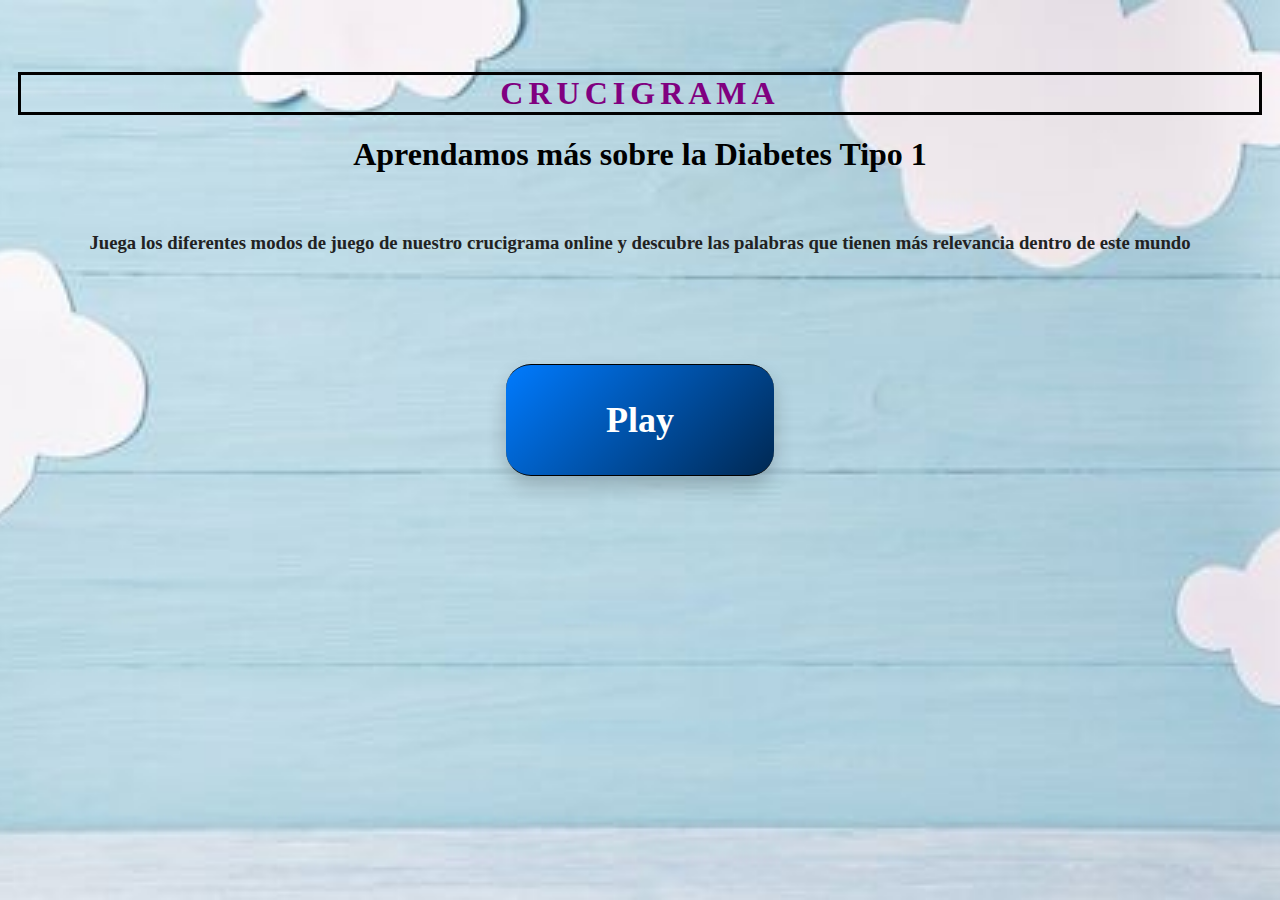
<file: index.html>
<!DOCTYPE html>
<html>
  <head>
    <meta charset="utf-8" />
    <meta http-equiv="X-UA-Compatible" content="IE=edge" />
    <title>CRUCIGRAMA</title>
    <meta name="viewport" content="width=device-width, initial-scale=1" />
    <link rel="stylesheet" href="/css/index.css" />
  </head>
  <body>
    <br><br><br>
      <h1 id="titulo">CRUCIGRAMA</h1>
  
        <h1 id="subt">Aprendamos más sobre la Diabetes Tipo 1</h1><br />

        <h3>Juega los diferentes modos de juego de nuestro crucigrama online y descubre las palabras
          que tienen más relevancia dentro de este mundo
          <br>
          <br>
          <br>
          <br>
          <br>
          <br>
          <button onclick="redireccionar()"><h1>Play</h1></button>
        </h3>

        

      <script src="/js/index.js"></script>
  </body>
</html>
</file>
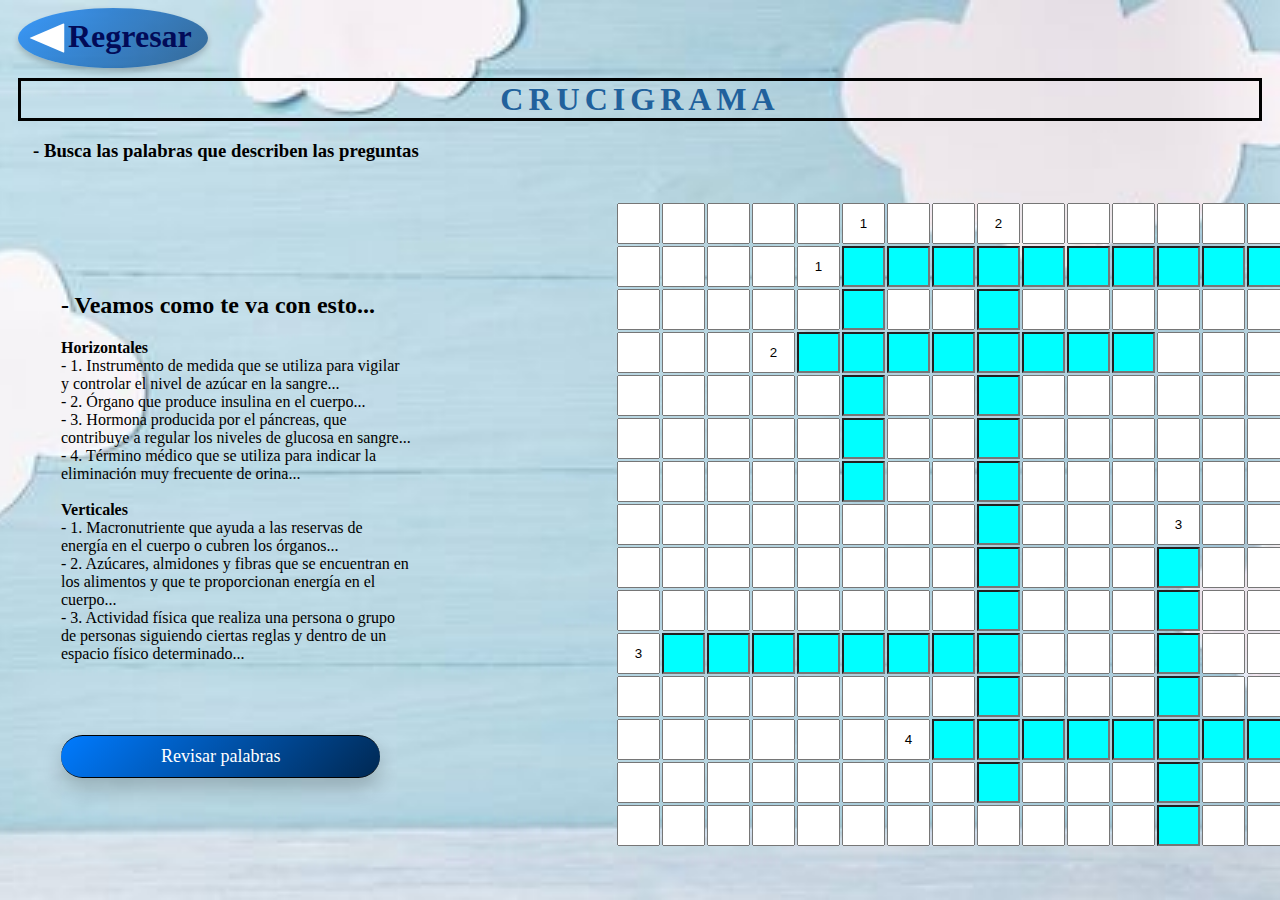
<file: niveles/1.html>
<!DOCTYPE html>
<html>
  <head>
    <meta charset="utf-8" />
    <meta http-equiv="X-UA-Compatible" content="IE=edge" />
    <title>CRUCIGRAMA</title>
    <meta name="viewport" content="width=device-width, initial-scale=1" />
    <link rel="stylesheet" href="/css/crucigrama.css" />
  </head>
  
  <body>
    <div class="col-md-12">
      
      <a href="/index.html">
        <div class="arrow-container">
          <div class="arrow"><h1 id="regresar">Regresar</h1></div>
        </div>
      </a>
        
        <h1 id="titulo">CRUCIGRAMA</h1>

      <table class="table1"> 
        <h3 style="margin-inline-start: 25px;">- Busca las palabras que describen las preguntas</h3><br />

        <tr>
          <td>
            <h2>- Veamos como te va con esto...</h2>
            <b>Horizontales</b><br />
            - 1. Instrumento de medida que se utiliza para vigilar y controlar el nivel 
            de azúcar en la sangre...<br />
            - 2. Órgano que produce insulina en el cuerpo...<br />
            - 3. Hormona producida por el páncreas, que contribuye a regular los niveles 
            de glucosa en sangre...<br />
            - 4. Término médico que se utiliza para indicar la eliminación muy frecuente de orina...<br />
            <div id="mensaje"></div>
            <div id="mensaje1"></div>
            <br />
            <b>Verticales</b><br />
            - 1. Macronutriente que ayuda a las reservas de energía en el cuerpo o cubren los órganos...<br />
            - 2. Azúcares, almidones y fibras que se encuentran en los alimentos y que te 
            proporcionan energía en el cuerpo...<br />
            - 3. Actividad física que realiza una persona o grupo de personas siguiendo 
            ciertas reglas y dentro de un espacio físico determinado...<br />
            <br><br><br><br>
            <button onclick="verificar()">Revisar palabras</button>

          </td> 
          <td>
            <table class="table2">
              <tr>
                <td>
                  <input class="casilla" type="text" maxlength="1" id="fila1C1" />
                </td>
                <td>
                  <input class="casilla" type="text" maxlength="1" id="fila1C2" />
                </td>
                <td>
                  <input class="casilla" type="text" maxlength="1" id="fila1C3" />
                </td>
                <td>
                  <input class="casilla" type="text" maxlength="1" id="fila1C4" />
                </td>
                <td>
                  <input class="casilla" type="text" maxlength="1" id="fila1C5" />
                </td>
                <td>
                  <input class="casilla" type="text" maxlength="1" id="fila1C6" />
                </td>
                <td>
                  <input class="casilla" type="text" maxlength="1" id="fila1C7" />
                </td>
                <td>
                  <input class="casilla" type="text" maxlength="1" id="fila1C8" />
                </td>
                <td>
                  <input class="casilla" type="text" maxlength="1" id="fila1C9" />
                </td>
                <td>
                  <input class="casilla" type="text" maxlength="1" id="fila1C10" />
                </td>
                <td>
                  <input class="casilla" type="text" maxlength="1" id="fila1C11" />
                </td>
                <td>
                  <input class="casilla" type="text" maxlength="1" id="fila1C12" />
                </td>
                <td>
                  <input class="casilla" type="text" maxlength="1" id="fila1C13" />
                </td>
                <td>
                  <input class="casilla" type="text" maxlength="1" id="fila1C14" />
                </td>
                <td>
                  <input class="casilla" type="text" maxlength="1" id="fila1C15" />
                </td>
              </tr>
              <tr>
                <td>
                  <input class="casilla" type="text" maxlength="1" id="fila2C1" />
                </td>
                <td>
                  <input class="casilla" type="text" maxlength="1" id="fila2C2" />
                </td>
                <td>
                  <input class="casilla" type="text" maxlength="1" id="fila2C3" />
                </td>
                <td>
                  <input class="casilla" type="text" maxlength="1" id="fila2C4" />
                </td>
                <td>
                  <input class="casilla" type="text" maxlength="1" id="fila2C5" />
                </td>
                <td>
                  <input class="casilla" type="text" maxlength="1" id="fila2C6" />
                </td>
                <td>
                  <input class="casilla" type="text" maxlength="1" id="fila2C7" />
                </td>
                <td>
                  <input class="casilla" type="text" maxlength="1" id="fila2C8" />
                </td>
                <td>
                  <input class="casilla" type="text" maxlength="1" id="fila2C9" />
                </td>
                <td>
                  <input class="casilla" type="text" maxlength="1" id="fila2C10" />
                </td>
                <td>
                  <input class="casilla" type="text" maxlength="1" id="fila2C11" />
                </td>
                <td>
                  <input class="casilla" type="text" maxlength="1" id="fila2C12" />
                </td>
                <td>
                  <input class="casilla" type="text" maxlength="1" id="fila2C13" />
                </td>
                <td>
                  <input class="casilla" type="text" maxlength="1" id="fila2C14" />
                </td>
                <td>
                  <input class="casilla" type="text" maxlength="1" id="fila2C15" />
                </td>
              </tr>
              <tr>
                <td>
                  <input class="casilla" type="text" maxlength="1" id="fila3C1" />
                </td>
                <td>
                  <input class="casilla" type="text" maxlength="1" id="fila3C2" />
                </td>
                <td>
                  <input class="casilla" type="text" maxlength="1" id="fila3C3" />
                </td>
                <td>
                  <input class="casilla" type="text" maxlength="1" id="fila3C4" />
                </td>
                <td>
                  <input class="casilla" type="text" maxlength="1" id="fila3C5" />
                </td>
                <td>
                  <input class="casilla" type="text" maxlength="1" id="fila3C6" />
                </td>
                <td>
                  <input class="casilla" type="text" maxlength="1" id="fila3C7" />
                </td>
                <td>
                  <input class="casilla" type="text" maxlength="1" id="fila3C8" />
                </td>
                <td>
                  <input class="casilla" type="text" maxlength="1" id="fila3C9" />
                </td>
                <td>
                  <input class="casilla" type="text" maxlength="1" id="fila3C10" />
                </td>
                <td>
                  <input class="casilla" type="text" maxlength="1" id="fila3C11" />
                </td>
                <td>
                  <input class="casilla" type="text" maxlength="1" id="fila3C12" />
                </td>
                <td>
                  <input class="casilla" type="text" maxlength="1" id="fila3C13" />
                </td>
                <td>
                  <input class="casilla" type="text" maxlength="1" id="fila3C14" />
                </td>
                <td>
                  <input class="casilla" type="text" maxlength="1" id="fila3C15" />
                </td>
              </tr>
              <tr>
                <td>
                  <input class="casilla" type="text" maxlength="1" id="fila4C1" />
                </td>
                <td>
                  <input class="casilla" type="text" maxlength="1" id="fila4C2" />
                </td>
                <td>
                  <input class="casilla" type="text" maxlength="1" id="fila4C3" />
                </td>
                <td>
                  <input class="casilla" type="text" maxlength="1" id="fila4C4" />
                </td>
                <td>
                  <input class="casilla" type="text" maxlength="1" id="fila4C5" />
                </td>
                <td>
                  <input class="casilla" type="text" maxlength="1" id="fila4C6" />
                </td>
                <td>
                  <input class="casilla" type="text" maxlength="1" id="fila4C7" />
                </td>
                <td>
                  <input class="casilla" type="text" maxlength="1" id="fila4C8" />
                </td>
                <td>
                  <input class="casilla" type="text" maxlength="1" id="fila4C9" />
                </td>
                <td>
                  <input class="casilla" type="text" maxlength="1" id="fila4C10" />
                </td>
                <td>
                  <input class="casilla" type="text" maxlength="1" id="fila4C11" />
                </td>
                <td>
                  <input class="casilla" type="text" maxlength="1" id="fila4C12" />
                </td>
                <td>
                  <input class="casilla" type="text" maxlength="1" id="fila4C13" />
                </td>
                <td>
                  <input class="casilla" type="text" maxlength="1" id="fila4C14" />
                </td>
                <td>
                  <input class="casilla" type="text" maxlength="1" id="fila4C15" />
                </td>
              </tr>
              <tr>
                <td>
                  <input class="casilla" type="text" maxlength="1" id="fila5C1" />
                </td>
                <td>
                  <input class="casilla" type="text" maxlength="1" id="fila5C2" />
                </td>
                <td>
                  <input class="casilla" type="text" maxlength="1" id="fila5C3" />
                </td>
                <td>
                  <input class="casilla" type="text" maxlength="1" id="fila5C4" />
                </td>
                <td>
                  <input class="casilla" type="text" maxlength="1" id="fila5C5" />
                </td>
                <td>
                  <input class="casilla" type="text" maxlength="1" id="fila5C6" />
                </td>
                <td>
                  <input class="casilla" type="text" maxlength="1" id="fila5C7" />
                </td>
                <td>
                  <input class="casilla" type="text" maxlength="1" id="fila5C8" />
                </td>
                <td>
                  <input class="casilla" type="text" maxlength="1" id="fila5C9" />
                </td>
                <td>
                  <input class="casilla" type="text" maxlength="1" id="fila5C10" />
                </td>
                <td>
                  <input class="casilla" type="text" maxlength="1" id="fila5C11" />
                </td>
                <td>
                  <input class="casilla" type="text" maxlength="1" id="fila5C12" />
                </td>
                <td>
                  <input class="casilla" type="text" maxlength="1" id="fila5C13" />
                </td>
                <td>
                  <input class="casilla" type="text" maxlength="1" id="fila5C14" />
                </td>
                <td>
                  <input class="casilla" type="text" maxlength="1" id="fila5C15" />
                </td>
              </tr>
              <tr>
                <td>
                  <input class="casilla" type="text" maxlength="1" id="fila6C1" />
                </td>
                <td>
                  <input class="casilla" type="text" maxlength="1" id="fila6C2" />
                </td>
                <td>
                  <input class="casilla" type="text" maxlength="1" id="fila6C3" />
                </td>
                <td>
                  <input class="casilla" type="text" maxlength="1" id="fila6C4" />
                </td>
                <td>
                  <input class="casilla" type="text" maxlength="1" id="fila6C5" />
                </td>
                <td>
                  <input class="casilla" type="text" maxlength="1" id="fila6C6" />
                </td>
                <td>
                  <input class="casilla" type="text" maxlength="1" id="fila6C7" />
                </td>
                <td>
                  <input class="casilla" type="text" maxlength="1" id="fila6C8" />
                </td>
                <td>
                  <input class="casilla" type="text" maxlength="1" id="fila6C9" />
                </td>
                <td>
                  <input class="casilla" type="text" maxlength="1" id="fila6C10" />
                </td>
                <td>
                  <input class="casilla" type="text" maxlength="1" id="fila6C11" />
                </td>
                <td>
                  <input class="casilla" type="text" maxlength="1" id="fila6C12" />
                </td>
                <td>
                  <input class="casilla" type="text" maxlength="1" id="fila6C13" />
                </td>
                <td>
                  <input class="casilla" type="text" maxlength="1" id="fila6C14" />
                </td>
                <td>
                  <input class="casilla" type="text" maxlength="1" id="fila6C15" />
                </td>
              </tr>
              <tr>
                <td>
                  <input class="casilla" type="text" maxlength="1" id="fila7C1" />
                </td>
                <td>
                  <input class="casilla" type="text" maxlength="1" id="fila7C2" />
                </td>
                <td>
                  <input class="casilla" type="text" maxlength="1" id="fila7C3" />
                </td>
                <td>
                  <input class="casilla" type="text" maxlength="1" id="fila7C4" />
                </td>
                <td>
                  <input class="casilla" type="text" maxlength="1" id="fila7C5" />
                </td>
                <td>
                  <input class="casilla" type="text" maxlength="1" id="fila7C6" />
                </td>
                <td>
                  <input class="casilla" type="text" maxlength="1" id="fila7C7" />
                </td>
                <td>
                  <input class="casilla" type="text" maxlength="1" id="fila7C8" />
                </td>
                <td>
                  <input class="casilla" type="text" maxlength="1" id="fila7C9" />
                </td>
                <td>
                  <input class="casilla" type="text" maxlength="1" id="fila7C10" />
                </td>
                <td>
                  <input class="casilla" type="text" maxlength="1" id="fila7C11" />
                </td>
                <td>
                  <input class="casilla" type="text" maxlength="1" id="fila7C12" />
                </td>
                <td>
                  <input class="casilla" type="text" maxlength="1" id="fila7C13" />
                </td>
                <td>
                  <input class="casilla" type="text" maxlength="1" id="fila7C14" />
                </td>
                <td>
                  <input class="casilla" type="text" maxlength="1" id="fila7C15" />
                </td>
              </tr>
              <tr>
                <td>
                  <input class="casilla" type="text" maxlength="1" id="fila8C1" />
                </td>
                <td>
                  <input class="casilla" type="text" maxlength="1" id="fila8C2" />
                </td>
                <td>
                  <input class="casilla" type="text" maxlength="1" id="fila8C3" />
                </td>
                <td>
                  <input class="casilla" type="text" maxlength="1" id="fila8C4" />
                </td>
                <td>
                  <input class="casilla" type="text" maxlength="1" id="fila8C5" />
                </td>
                <td>
                  <input class="casilla" type="text" maxlength="1" id="fila8C6" />
                </td>
                <td>
                  <input class="casilla" type="text" maxlength="1" id="fila8C7" />
                </td>
                <td>
                  <input class="casilla" type="text" maxlength="1" id="fila8C8" />
                </td>
                <td>
                  <input class="casilla" type="text" maxlength="1" id="fila8C9" />
                </td>
                <td>
                  <input class="casilla" type="text" maxlength="1" id="fila8C10" />
                </td>
                <td>
                  <input class="casilla" type="text" maxlength="1" id="fila8C11" />
                </td>
                <td>
                  <input class="casilla" type="text" maxlength="1" id="fila8C12" />
                </td>
                <td>
                  <input class="casilla" type="text" maxlength="1" id="fila8C13" />
                </td>
                <td>
                  <input class="casilla" type="text" maxlength="1" id="fila8C14" />
                </td>
                <td>
                  <input class="casilla" type="text" maxlength="1" id="fila8C15" />
                </td>
              </tr>
              <tr>
                <td>
                  <input class="casilla" type="text" maxlength="1" id="fila9C1" />
                </td>
                <td>
                  <input class="casilla" type="text" maxlength="1" id="fila9C2" />
                </td>
                <td>
                  <input class="casilla" type="text" maxlength="1" id="fila9C3" />
                </td>
                <td>
                  <input class="casilla" type="text" maxlength="1" id="fila9C4" />
                </td>
                <td>
                  <input class="casilla" type="text" maxlength="1" id="fila9C5" />
                </td>
                <td>
                  <input class="casilla" type="text" maxlength="1" id="fila9C6" />
                </td>
                <td>
                  <input class="casilla" type="text" maxlength="1" id="fila9C7" />
                </td>
                <td>
                  <input class="casilla" type="text" maxlength="1" id="fila9C8" />
                </td>
                <td>
                  <input class="casilla" type="text" maxlength="1" id="fila9C9" />
                </td>
                <td>
                  <input class="casilla" type="text" maxlength="1" id="fila9C10" />
                </td>
                <td>
                  <input class="casilla" type="text" maxlength="1" id="fila9C11" />
                </td>
                <td>
                  <input class="casilla" type="text" maxlength="1" id="fila9C12" />
                </td>
                <td>
                  <input class="casilla" type="text" maxlength="1" id="fila9C13" />
                </td>
                <td>
                  <input class="casilla" type="text" maxlength="1" id="fila9C14" />
                </td>
                <td>
                  <input class="casilla" type="text" maxlength="1" id="fila9C15" />
                </td>
              </tr>
              <tr>
                <td>
                  <input class="casilla" type="text" maxlength="1" id="fila10C1" />
                </td>
                <td>
                  <input class="casilla" type="text" maxlength="1" id="fila10C2" />
                </td>
                <td>
                  <input class="casilla" type="text" maxlength="1" id="fila10C3" />
                </td>
                <td>
                  <input class="casilla" type="text" maxlength="1" id="fila10C4" />
                </td>
                <td>
                  <input class="casilla" type="text" maxlength="1" id="fila10C5" />
                </td>
                <td>
                  <input class="casilla" type="text" maxlength="1" id="fila10C6" />
                </td>
                <td>
                  <input class="casilla" type="text" maxlength="1" id="fila10C7" />
                </td>
                <td>
                  <input class="casilla" type="text" maxlength="1" id="fila10C8" />
                </td>
                <td>
                  <input class="casilla" type="text" maxlength="1" id="fila10C9" />
                </td>
                <td>
                  <input class="casilla" type="text" maxlength="1" id="fila10C10" />
                </td>
                <td>
                  <input class="casilla" type="text" maxlength="1" id="fila10C11" />
                </td>
                <td>
                  <input class="casilla" type="text" maxlength="1" id="fila10C12" />
                </td>
                <td>
                  <input class="casilla" type="text" maxlength="1" id="fila10C13" />
                </td>
                <td>
                  <input class="casilla" type="text" maxlength="1" id="fila10C14" />
                </td>
                <td>
                  <input class="casilla" type="text" maxlength="1" id="fila10C15" />
                </td>
              </tr>
              <tr>
                <td>
                  <input class="casilla" type="text" maxlength="1" id="fila11C1" />
                </td>
                <td>
                  <input class="casilla" type="text" maxlength="1" id="fila11C2" />
                </td>
                <td>
                  <input class="casilla" type="text" maxlength="1" id="fila11C3" />
                </td>
                <td>
                  <input class="casilla" type="text" maxlength="1" id="fila11C4" />
                </td>
                <td>
                  <input class="casilla" type="text" maxlength="1" id="fila11C5" />
                </td>
                <td>
                  <input class="casilla" type="text" maxlength="1" id="fila11C6" />
                </td>
                <td>
                  <input class="casilla" type="text" maxlength="1" id="fila11C7" />
                </td>
                <td>
                  <input class="casilla" type="text" maxlength="1" id="fila11C8" />
                </td>
                <td>
                  <input class="casilla" type="text" maxlength="1" id="fila11C9" />
                </td>
                <td>
                  <input class="casilla" type="text" maxlength="1" id="fila11C10" />
                </td>
                <td>
                  <input class="casilla" type="text" maxlength="1" id="fila11C11" />
                </td>
                <td>
                  <input class="casilla" type="text" maxlength="1" id="fila11C12" />
                </td>
                <td>
                  <input class="casilla" type="text" maxlength="1" id="fila11C13" />
                </td>
                <td>
                  <input class="casilla" type="text" maxlength="1" id="fila11C14" />
                </td>
                <td>
                  <input class="casilla" type="text" maxlength="1" id="fila11C15" />
                </td>
              </tr>
              <tr>
                <td>
                  <input class="casilla" type="text" maxlength="1" id="fila12C1" />
                </td>
                <td>
                  <input class="casilla" type="text" maxlength="1" id="fila12C2" />
                </td>
                <td>
                  <input class="casilla" type="text" maxlength="1" id="fila12C3" />
                </td>
                <td>
                  <input class="casilla" type="text" maxlength="1" id="fila12C4" />
                </td>
                <td>
                  <input class="casilla" type="text" maxlength="1" id="fila12C5" />
                </td>
                <td>
                  <input class="casilla" type="text" maxlength="1" id="fila12C6" />
                </td>
                <td>
                  <input class="casilla" type="text" maxlength="1" id="fila12C7" />
                </td>
                <td>
                  <input class="casilla" type="text" maxlength="1" id="fila12C8" />
                </td>
                <td>
                  <input class="casilla" type="text" maxlength="1" id="fila12C9" />
                </td>
                <td>
                  <input class="casilla" type="text" maxlength="1" id="fila12C10" />
                </td>
                <td>
                  <input class="casilla" type="text" maxlength="1" id="fila12C11" />
                </td>
                <td>
                  <input class="casilla" type="text" maxlength="1" id="fila12C12" />
                </td>
                <td>
                  <input class="casilla" type="text" maxlength="1" id="fila12C13" />
                </td>
                <td>
                  <input class="casilla" type="text" maxlength="1" id="fila12C14" />
                </td>
                <td>
                  <input class="casilla" type="text" maxlength="1" id="fila12C15" />
                </td>
              </tr>
              <tr>
                <td>
                  <input class="casilla" type="text" maxlength="1" id="fila13C1" />
                </td>
                <td>
                  <input class="casilla" type="text" maxlength="1" id="fila13C2" />
                </td>
                <td>
                  <input class="casilla" type="text" maxlength="1" id="fila13C3" />
                </td>
                <td>
                  <input class="casilla" type="text" maxlength="1" id="fila13C4" />
                </td>
                <td>
                  <input class="casilla" type="text" maxlength="1" id="fila13C5" />
                </td>
                <td>
                  <input class="casilla" type="text" maxlength="1" id="fila13C6" />
                </td>
                <td>
                  <input class="casilla" type="text" maxlength="1" id="fila13C7" />
                </td>
                <td>
                  <input class="casilla" type="text" maxlength="1" id="fila13C8" />
                </td>
                <td>
                  <input class="casilla" type="text" maxlength="1" id="fila13C9" />
                </td>
                <td>
                  <input class="casilla" type="text" maxlength="1" id="fila13C10" />
                </td>
                <td>
                  <input class="casilla" type="text" maxlength="1" id="fila13C11" />
                </td>
                <td>
                  <input class="casilla" type="text" maxlength="1" id="fila13C12" />
                </td>
                <td>
                  <input class="casilla" type="text" maxlength="1" id="fila13C13" />
                </td>
                <td>
                  <input class="casilla" type="text" maxlength="1" id="fila13C14" />
                </td>
                <td>
                  <input class="casilla" type="text" maxlength="1" id="fila13C15" />
                </td>
              </tr>
              <tr>
                <td>
                  <input class="casilla" type="text" maxlength="1" id="fila14C1" />
                </td>
                <td>
                  <input class="casilla" type="text" maxlength="1" id="fila14C2" />
                </td>
                <td>
                  <input class="casilla" type="text" maxlength="1" id="fila14C3" />
                </td>
                <td>
                  <input class="casilla" type="text" maxlength="1" id="fila14C4" />
                </td>
                <td>
                  <input class="casilla" type="text" maxlength="1" id="fila14C5" />
                </td>
                <td>
                  <input class="casilla" type="text" maxlength="1" id="fila14C6" />
                </td>
                <td>
                  <input class="casilla" type="text" maxlength="1" id="fila14C7" />
                </td>
                <td>
                  <input class="casilla" type="text" maxlength="1" id="fila14C8" />
                </td>
                <td>
                  <input class="casilla" type="text" maxlength="1" id="fila14C9" />
                </td>
                <td>
                  <input class="casilla" type="text" maxlength="1" id="fila14C10" />
                </td>
                <td>
                  <input class="casilla" type="text" maxlength="1" id="fila14C11" />
                </td>
                <td>
                  <input class="casilla" type="text" maxlength="1" id="fila14C12" />
                </td>
                <td>
                  <input class="casilla" type="text" maxlength="1" id="fila14C13" />
                </td>
                <td>
                  <input class="casilla" type="text" maxlength="1" id="fila14C14" />
                </td>
                <td>
                  <input class="casilla" type="text" maxlength="1" id="fila14C15" />
                </td>
              </tr>
              <tr>
                <td>
                  <input class="casilla" type="text" maxlength="1" id="fila15C1" />
                </td>
                <td>
                  <input class="casilla" type="text" maxlength="1" id="fila15C2" />
                </td>
                <td>
                  <input class="casilla" type="text" maxlength="1" id="fila15C3" />
                </td>
                <td>
                  <input class="casilla" type="text" maxlength="1" id="fila15C4" />
                </td>
                <td>
                  <input class="casilla" type="text" maxlength="1" id="fila15C5" />
                </td>
                <td>
                  <input class="casilla" type="text" maxlength="1" id="fila15C6" />
                </td>
                <td>
                  <input class="casilla" type="text" maxlength="1" id="fila15C7" />
                </td>
                <td>
                  <input class="casilla" type="text" maxlength="1" id="fila15C8" />
                </td>
                <td>
                  <input class="casilla" type="text" maxlength="1" id="fila15C9" />
                </td>
                <td>
                  <input class="casilla" type="text" maxlength="1" id="fila15C10" />
                </td>
                <td>
                  <input class="casilla" type="text" maxlength="1" id="fila15C11" />
                </td>
                <td>
                  <input class="casilla" type="text" maxlength="1" id="fila15C12" />
                </td>
                <td>
                  <input class="casilla" type="text" maxlength="1" id="fila15C13" />
                </td>
                <td>
                  <input class="casilla" type="text" maxlength="1" id="fila15C14" />
                </td>
                <td>
                  <input class="casilla" type="text" maxlength="1" id="fila15C15" />
                </td>
              </tr>
            </table>

          </td>
        </tr>
      </table>
      <tr>
      
    </tr>
    <script src="/js/1.js"></script>
    </div>
  </body>
</html>
</file>
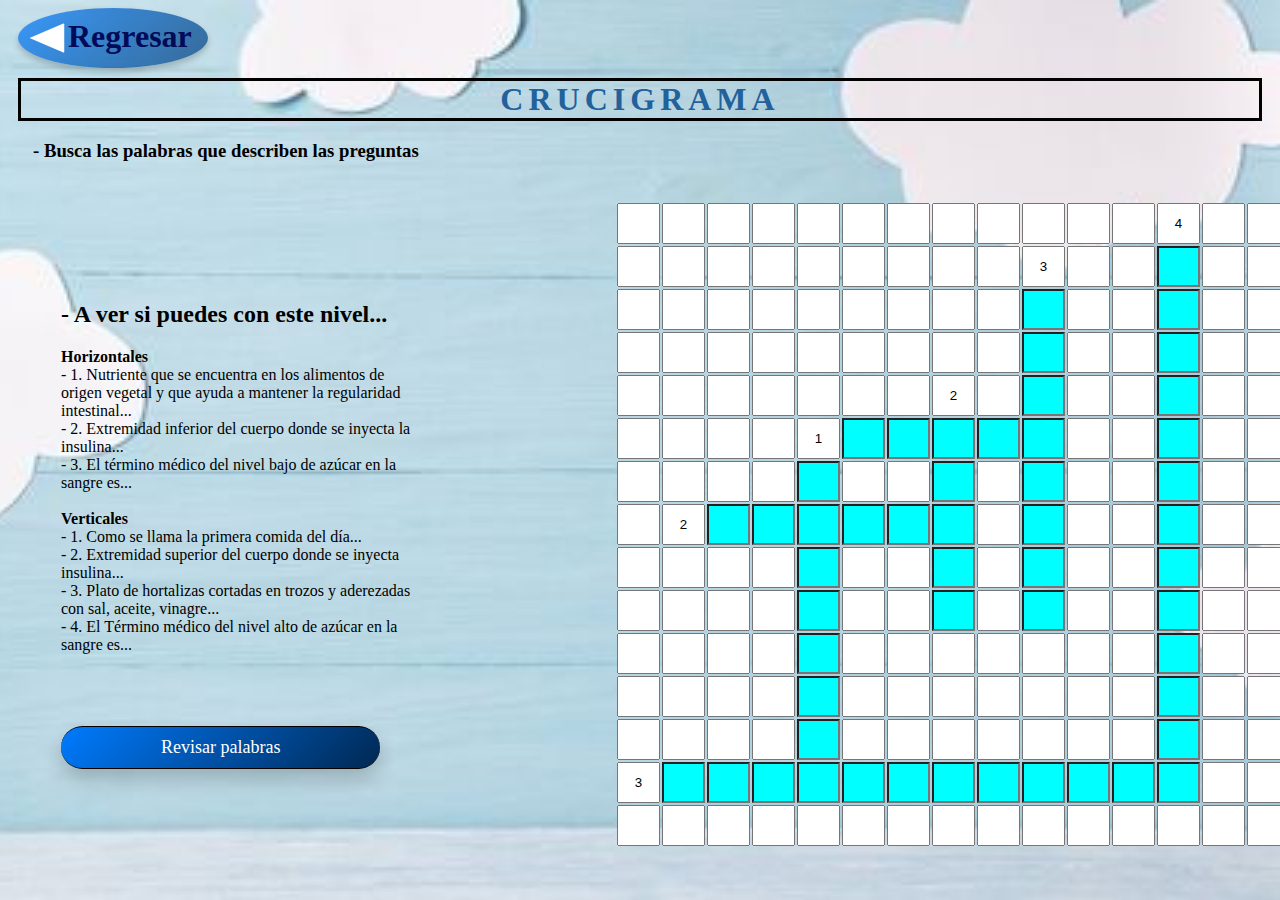
<file: niveles/2.html>
<!DOCTYPE html>
<html>
  <head>
    <meta charset="utf-8" />
    <meta http-equiv="X-UA-Compatible" content="IE=edge" />
    <title>CRUCIGRAMA</title>
    <meta name="viewport" content="width=device-width, initial-scale=1" />
    <link rel="stylesheet" href="/css/crucigrama.css" />
  </head>
  
  <body>
    <div class="col-md-12">
      
      <a href="/index.html">
        <div class="arrow-container">
          <div class="arrow"><h1 id="regresar">Regresar</h1></div>
        </div>
      </a>
        
        <h1 id="titulo">CRUCIGRAMA</h1>

      <table class="table1"> 
        <h3 style="margin-inline-start: 25px;">- Busca las palabras que describen las preguntas</h3><br />

        <tr>
          <td>
            <h2>- A ver si puedes con este nivel...</h2>
            <b>Horizontales</b><br />
            - 1. Nutriente que se encuentra en los alimentos de origen vegetal y que 
            ayuda a mantener la regularidad intestinal...<br />
            - 2. Extremidad inferior del cuerpo donde se inyecta la insulina...<br />
            - 3. El término médico del nivel bajo de azúcar en la sangre es...<br />
            <div id="mensaje"></div>
            <div id="mensaje1"></div>
            <br />
            <b>Verticales</b><br />
            - 1. Como se llama la primera comida del día...<br />
            - 2. Extremidad superior del cuerpo donde se inyecta insulina...<br />
            - 3. Plato de hortalizas cortadas en trozos y aderezadas con sal, aceite, vinagre...<br />
            - 4. El Término médico del nivel alto de azúcar en la sangre es...<br />
            <br><br><br><br>
            <button onclick="verificar()">Revisar palabras</button>

          </td> 
          <td>
            <table class="table2">
              <tr>
                <td>
                  <input class="casilla" type="text" maxlength="1" id="fila1C1" />
                </td>
                <td>
                  <input class="casilla" type="text" maxlength="1" id="fila1C2" />
                </td>
                <td>
                  <input class="casilla" type="text" maxlength="1" id="fila1C3" />
                </td>
                <td>
                  <input class="casilla" type="text" maxlength="1" id="fila1C4" />
                </td>
                <td>
                  <input class="casilla" type="text" maxlength="1" id="fila1C5" />
                </td>
                <td>
                  <input class="casilla" type="text" maxlength="1" id="fila1C6" />
                </td>
                <td>
                  <input class="casilla" type="text" maxlength="1" id="fila1C7" />
                </td>
                <td>
                  <input class="casilla" type="text" maxlength="1" id="fila1C8" />
                </td>
                <td>
                  <input class="casilla" type="text" maxlength="1" id="fila1C9" />
                </td>
                <td>
                  <input class="casilla" type="text" maxlength="1" id="fila1C10" />
                </td>
                <td>
                  <input class="casilla" type="text" maxlength="1" id="fila1C11" />
                </td>
                <td>
                  <input class="casilla" type="text" maxlength="1" id="fila1C12" />
                </td>
                <td>
                  <input class="casilla" type="text" maxlength="1" id="fila1C13" />
                </td>
                <td>
                  <input class="casilla" type="text" maxlength="1" id="fila1C14" />
                </td>
                <td>
                  <input class="casilla" type="text" maxlength="1" id="fila1C15" />
                </td>
              </tr>
              <tr>
                <td>
                  <input class="casilla" type="text" maxlength="1" id="fila2C1" />
                </td>
                <td>
                  <input class="casilla" type="text" maxlength="1" id="fila2C2" />
                </td>
                <td>
                  <input class="casilla" type="text" maxlength="1" id="fila2C3" />
                </td>
                <td>
                  <input class="casilla" type="text" maxlength="1" id="fila2C4" />
                </td>
                <td>
                  <input class="casilla" type="text" maxlength="1" id="fila2C5" />
                </td>
                <td>
                  <input class="casilla" type="text" maxlength="1" id="fila2C6" />
                </td>
                <td>
                  <input class="casilla" type="text" maxlength="1" id="fila2C7" />
                </td>
                <td>
                  <input class="casilla" type="text" maxlength="1" id="fila2C8" />
                </td>
                <td>
                  <input class="casilla" type="text" maxlength="1" id="fila2C9" />
                </td>
                <td>
                  <input class="casilla" type="text" maxlength="1" id="fila2C10" />
                </td>
                <td>
                  <input class="casilla" type="text" maxlength="1" id="fila2C11" />
                </td>
                <td>
                  <input class="casilla" type="text" maxlength="1" id="fila2C12" />
                </td>
                <td>
                  <input class="casilla" type="text" maxlength="1" id="fila2C13" />
                </td>
                <td>
                  <input class="casilla" type="text" maxlength="1" id="fila2C14" />
                </td>
                <td>
                  <input class="casilla" type="text" maxlength="1" id="fila2C15" />
                </td>
              </tr>
              <tr>
                <td>
                  <input class="casilla" type="text" maxlength="1" id="fila3C1" />
                </td>
                <td>
                  <input class="casilla" type="text" maxlength="1" id="fila3C2" />
                </td>
                <td>
                  <input class="casilla" type="text" maxlength="1" id="fila3C3" />
                </td>
                <td>
                  <input class="casilla" type="text" maxlength="1" id="fila3C4" />
                </td>
                <td>
                  <input class="casilla" type="text" maxlength="1" id="fila3C5" />
                </td>
                <td>
                  <input class="casilla" type="text" maxlength="1" id="fila3C6" />
                </td>
                <td>
                  <input class="casilla" type="text" maxlength="1" id="fila3C7" />
                </td>
                <td>
                  <input class="casilla" type="text" maxlength="1" id="fila3C8" />
                </td>
                <td>
                  <input class="casilla" type="text" maxlength="1" id="fila3C9" />
                </td>
                <td>
                  <input class="casilla" type="text" maxlength="1" id="fila3C10" />
                </td>
                <td>
                  <input class="casilla" type="text" maxlength="1" id="fila3C11" />
                </td>
                <td>
                  <input class="casilla" type="text" maxlength="1" id="fila3C12" />
                </td>
                <td>
                  <input class="casilla" type="text" maxlength="1" id="fila3C13" />
                </td>
                <td>
                  <input class="casilla" type="text" maxlength="1" id="fila3C14" />
                </td>
                <td>
                  <input class="casilla" type="text" maxlength="1" id="fila3C15" />
                </td>
              </tr>
              <tr>
                <td>
                  <input class="casilla" type="text" maxlength="1" id="fila4C1" />
                </td>
                <td>
                  <input class="casilla" type="text" maxlength="1" id="fila4C2" />
                </td>
                <td>
                  <input class="casilla" type="text" maxlength="1" id="fila4C3" />
                </td>
                <td>
                  <input class="casilla" type="text" maxlength="1" id="fila4C4" />
                </td>
                <td>
                  <input class="casilla" type="text" maxlength="1" id="fila4C5" />
                </td>
                <td>
                  <input class="casilla" type="text" maxlength="1" id="fila4C6" />
                </td>
                <td>
                  <input class="casilla" type="text" maxlength="1" id="fila4C7" />
                </td>
                <td>
                  <input class="casilla" type="text" maxlength="1" id="fila4C8" />
                </td>
                <td>
                  <input class="casilla" type="text" maxlength="1" id="fila4C9" />
                </td>
                <td>
                  <input class="casilla" type="text" maxlength="1" id="fila4C10" />
                </td>
                <td>
                  <input class="casilla" type="text" maxlength="1" id="fila4C11" />
                </td>
                <td>
                  <input class="casilla" type="text" maxlength="1" id="fila4C12" />
                </td>
                <td>
                  <input class="casilla" type="text" maxlength="1" id="fila4C13" />
                </td>
                <td>
                  <input class="casilla" type="text" maxlength="1" id="fila4C14" />
                </td>
                <td>
                  <input class="casilla" type="text" maxlength="1" id="fila4C15" />
                </td>
              </tr>
              <tr>
                <td>
                  <input class="casilla" type="text" maxlength="1" id="fila5C1" />
                </td>
                <td>
                  <input class="casilla" type="text" maxlength="1" id="fila5C2" />
                </td>
                <td>
                  <input class="casilla" type="text" maxlength="1" id="fila5C3" />
                </td>
                <td>
                  <input class="casilla" type="text" maxlength="1" id="fila5C4" />
                </td>
                <td>
                  <input class="casilla" type="text" maxlength="1" id="fila5C5" />
                </td>
                <td>
                  <input class="casilla" type="text" maxlength="1" id="fila5C6" />
                </td>
                <td>
                  <input class="casilla" type="text" maxlength="1" id="fila5C7" />
                </td>
                <td>
                  <input class="casilla" type="text" maxlength="1" id="fila5C8" />
                </td>
                <td>
                  <input class="casilla" type="text" maxlength="1" id="fila5C9" />
                </td>
                <td>
                  <input class="casilla" type="text" maxlength="1" id="fila5C10" />
                </td>
                <td>
                  <input class="casilla" type="text" maxlength="1" id="fila5C11" />
                </td>
                <td>
                  <input class="casilla" type="text" maxlength="1" id="fila5C12" />
                </td>
                <td>
                  <input class="casilla" type="text" maxlength="1" id="fila5C13" />
                </td>
                <td>
                  <input class="casilla" type="text" maxlength="1" id="fila5C14" />
                </td>
                <td>
                  <input class="casilla" type="text" maxlength="1" id="fila5C15" />
                </td>
              </tr>
              <tr>
                <td>
                  <input class="casilla" type="text" maxlength="1" id="fila6C1" />
                </td>
                <td>
                  <input class="casilla" type="text" maxlength="1" id="fila6C2" />
                </td>
                <td>
                  <input class="casilla" type="text" maxlength="1" id="fila6C3" />
                </td>
                <td>
                  <input class="casilla" type="text" maxlength="1" id="fila6C4" />
                </td>
                <td>
                  <input class="casilla" type="text" maxlength="1" id="fila6C5" />
                </td>
                <td>
                  <input class="casilla" type="text" maxlength="1" id="fila6C6" />
                </td>
                <td>
                  <input class="casilla" type="text" maxlength="1" id="fila6C7" />
                </td>
                <td>
                  <input class="casilla" type="text" maxlength="1" id="fila6C8" />
                </td>
                <td>
                  <input class="casilla" type="text" maxlength="1" id="fila6C9" />
                </td>
                <td>
                  <input class="casilla" type="text" maxlength="1" id="fila6C10" />
                </td>
                <td>
                  <input class="casilla" type="text" maxlength="1" id="fila6C11" />
                </td>
                <td>
                  <input class="casilla" type="text" maxlength="1" id="fila6C12" />
                </td>
                <td>
                  <input class="casilla" type="text" maxlength="1" id="fila6C13" />
                </td>
                <td>
                  <input class="casilla" type="text" maxlength="1" id="fila6C14" />
                </td>
                <td>
                  <input class="casilla" type="text" maxlength="1" id="fila6C15" />
                </td>
              </tr>
              <tr>
                <td>
                  <input class="casilla" type="text" maxlength="1" id="fila7C1" />
                </td>
                <td>
                  <input class="casilla" type="text" maxlength="1" id="fila7C2" />
                </td>
                <td>
                  <input class="casilla" type="text" maxlength="1" id="fila7C3" />
                </td>
                <td>
                  <input class="casilla" type="text" maxlength="1" id="fila7C4" />
                </td>
                <td>
                  <input class="casilla" type="text" maxlength="1" id="fila7C5" />
                </td>
                <td>
                  <input class="casilla" type="text" maxlength="1" id="fila7C6" />
                </td>
                <td>
                  <input class="casilla" type="text" maxlength="1" id="fila7C7" />
                </td>
                <td>
                  <input class="casilla" type="text" maxlength="1" id="fila7C8" />
                </td>
                <td>
                  <input class="casilla" type="text" maxlength="1" id="fila7C9" />
                </td>
                <td>
                  <input class="casilla" type="text" maxlength="1" id="fila7C10" />
                </td>
                <td>
                  <input class="casilla" type="text" maxlength="1" id="fila7C11" />
                </td>
                <td>
                  <input class="casilla" type="text" maxlength="1" id="fila7C12" />
                </td>
                <td>
                  <input class="casilla" type="text" maxlength="1" id="fila7C13" />
                </td>
                <td>
                  <input class="casilla" type="text" maxlength="1" id="fila7C14" />
                </td>
                <td>
                  <input class="casilla" type="text" maxlength="1" id="fila7C15" />
                </td>
              </tr>
              <tr>
                <td>
                  <input class="casilla" type="text" maxlength="1" id="fila8C1" />
                </td>
                <td>
                  <input class="casilla" type="text" maxlength="1" id="fila8C2" />
                </td>
                <td>
                  <input class="casilla" type="text" maxlength="1" id="fila8C3" />
                </td>
                <td>
                  <input class="casilla" type="text" maxlength="1" id="fila8C4" />
                </td>
                <td>
                  <input class="casilla" type="text" maxlength="1" id="fila8C5" />
                </td>
                <td>
                  <input class="casilla" type="text" maxlength="1" id="fila8C6" />
                </td>
                <td>
                  <input class="casilla" type="text" maxlength="1" id="fila8C7" />
                </td>
                <td>
                  <input class="casilla" type="text" maxlength="1" id="fila8C8" />
                </td>
                <td>
                  <input class="casilla" type="text" maxlength="1" id="fila8C9" />
                </td>
                <td>
                  <input class="casilla" type="text" maxlength="1" id="fila8C10" />
                </td>
                <td>
                  <input class="casilla" type="text" maxlength="1" id="fila8C11" />
                </td>
                <td>
                  <input class="casilla" type="text" maxlength="1" id="fila8C12" />
                </td>
                <td>
                  <input class="casilla" type="text" maxlength="1" id="fila8C13" />
                </td>
                <td>
                  <input class="casilla" type="text" maxlength="1" id="fila8C14" />
                </td>
                <td>
                  <input class="casilla" type="text" maxlength="1" id="fila8C15" />
                </td>
              </tr>
              <tr>
                <td>
                  <input class="casilla" type="text" maxlength="1" id="fila9C1" />
                </td>
                <td>
                  <input class="casilla" type="text" maxlength="1" id="fila9C2" />
                </td>
                <td>
                  <input class="casilla" type="text" maxlength="1" id="fila9C3" />
                </td>
                <td>
                  <input class="casilla" type="text" maxlength="1" id="fila9C4" />
                </td>
                <td>
                  <input class="casilla" type="text" maxlength="1" id="fila9C5" />
                </td>
                <td>
                  <input class="casilla" type="text" maxlength="1" id="fila9C6" />
                </td>
                <td>
                  <input class="casilla" type="text" maxlength="1" id="fila9C7" />
                </td>
                <td>
                  <input class="casilla" type="text" maxlength="1" id="fila9C8" />
                </td>
                <td>
                  <input class="casilla" type="text" maxlength="1" id="fila9C9" />
                </td>
                <td>
                  <input class="casilla" type="text" maxlength="1" id="fila9C10" />
                </td>
                <td>
                  <input class="casilla" type="text" maxlength="1" id="fila9C11" />
                </td>
                <td>
                  <input class="casilla" type="text" maxlength="1" id="fila9C12" />
                </td>
                <td>
                  <input class="casilla" type="text" maxlength="1" id="fila9C13" />
                </td>
                <td>
                  <input class="casilla" type="text" maxlength="1" id="fila9C14" />
                </td>
                <td>
                  <input class="casilla" type="text" maxlength="1" id="fila9C15" />
                </td>
              </tr>
              <tr>
                <td>
                  <input class="casilla" type="text" maxlength="1" id="fila10C1" />
                </td>
                <td>
                  <input class="casilla" type="text" maxlength="1" id="fila10C2" />
                </td>
                <td>
                  <input class="casilla" type="text" maxlength="1" id="fila10C3" />
                </td>
                <td>
                  <input class="casilla" type="text" maxlength="1" id="fila10C4" />
                </td>
                <td>
                  <input class="casilla" type="text" maxlength="1" id="fila10C5" />
                </td>
                <td>
                  <input class="casilla" type="text" maxlength="1" id="fila10C6" />
                </td>
                <td>
                  <input class="casilla" type="text" maxlength="1" id="fila10C7" />
                </td>
                <td>
                  <input class="casilla" type="text" maxlength="1" id="fila10C8" />
                </td>
                <td>
                  <input class="casilla" type="text" maxlength="1" id="fila10C9" />
                </td>
                <td>
                  <input class="casilla" type="text" maxlength="1" id="fila10C10" />
                </td>
                <td>
                  <input class="casilla" type="text" maxlength="1" id="fila10C11" />
                </td>
                <td>
                  <input class="casilla" type="text" maxlength="1" id="fila10C12" />
                </td>
                <td>
                  <input class="casilla" type="text" maxlength="1" id="fila10C13" />
                </td>
                <td>
                  <input class="casilla" type="text" maxlength="1" id="fila10C14" />
                </td>
                <td>
                  <input class="casilla" type="text" maxlength="1" id="fila10C15" />
                </td>
              </tr>
              <tr>
                <td>
                  <input class="casilla" type="text" maxlength="1" id="fila11C1" />
                </td>
                <td>
                  <input class="casilla" type="text" maxlength="1" id="fila11C2" />
                </td>
                <td>
                  <input class="casilla" type="text" maxlength="1" id="fila11C3" />
                </td>
                <td>
                  <input class="casilla" type="text" maxlength="1" id="fila11C4" />
                </td>
                <td>
                  <input class="casilla" type="text" maxlength="1" id="fila11C5" />
                </td>
                <td>
                  <input class="casilla" type="text" maxlength="1" id="fila11C6" />
                </td>
                <td>
                  <input class="casilla" type="text" maxlength="1" id="fila11C7" />
                </td>
                <td>
                  <input class="casilla" type="text" maxlength="1" id="fila11C8" />
                </td>
                <td>
                  <input class="casilla" type="text" maxlength="1" id="fila11C9" />
                </td>
                <td>
                  <input class="casilla" type="text" maxlength="1" id="fila11C10" />
                </td>
                <td>
                  <input class="casilla" type="text" maxlength="1" id="fila11C11" />
                </td>
                <td>
                  <input class="casilla" type="text" maxlength="1" id="fila11C12" />
                </td>
                <td>
                  <input class="casilla" type="text" maxlength="1" id="fila11C13" />
                </td>
                <td>
                  <input class="casilla" type="text" maxlength="1" id="fila11C14" />
                </td>
                <td>
                  <input class="casilla" type="text" maxlength="1" id="fila11C15" />
                </td>
              </tr>
              <tr>
                <td>
                  <input class="casilla" type="text" maxlength="1" id="fila12C1" />
                </td>
                <td>
                  <input class="casilla" type="text" maxlength="1" id="fila12C2" />
                </td>
                <td>
                  <input class="casilla" type="text" maxlength="1" id="fila12C3" />
                </td>
                <td>
                  <input class="casilla" type="text" maxlength="1" id="fila12C4" />
                </td>
                <td>
                  <input class="casilla" type="text" maxlength="1" id="fila12C5" />
                </td>
                <td>
                  <input class="casilla" type="text" maxlength="1" id="fila12C6" />
                </td>
                <td>
                  <input class="casilla" type="text" maxlength="1" id="fila12C7" />
                </td>
                <td>
                  <input class="casilla" type="text" maxlength="1" id="fila12C8" />
                </td>
                <td>
                  <input class="casilla" type="text" maxlength="1" id="fila12C9" />
                </td>
                <td>
                  <input class="casilla" type="text" maxlength="1" id="fila12C10" />
                </td>
                <td>
                  <input class="casilla" type="text" maxlength="1" id="fila12C11" />
                </td>
                <td>
                  <input class="casilla" type="text" maxlength="1" id="fila12C12" />
                </td>
                <td>
                  <input class="casilla" type="text" maxlength="1" id="fila12C13" />
                </td>
                <td>
                  <input class="casilla" type="text" maxlength="1" id="fila12C14" />
                </td>
                <td>
                  <input class="casilla" type="text" maxlength="1" id="fila12C15" />
                </td>
              </tr>
              <tr>
                <td>
                  <input class="casilla" type="text" maxlength="1" id="fila13C1" />
                </td>
                <td>
                  <input class="casilla" type="text" maxlength="1" id="fila13C2" />
                </td>
                <td>
                  <input class="casilla" type="text" maxlength="1" id="fila13C3" />
                </td>
                <td>
                  <input class="casilla" type="text" maxlength="1" id="fila13C4" />
                </td>
                <td>
                  <input class="casilla" type="text" maxlength="1" id="fila13C5" />
                </td>
                <td>
                  <input class="casilla" type="text" maxlength="1" id="fila13C6" />
                </td>
                <td>
                  <input class="casilla" type="text" maxlength="1" id="fila13C7" />
                </td>
                <td>
                  <input class="casilla" type="text" maxlength="1" id="fila13C8" />
                </td>
                <td>
                  <input class="casilla" type="text" maxlength="1" id="fila13C9" />
                </td>
                <td>
                  <input class="casilla" type="text" maxlength="1" id="fila13C10" />
                </td>
                <td>
                  <input class="casilla" type="text" maxlength="1" id="fila13C11" />
                </td>
                <td>
                  <input class="casilla" type="text" maxlength="1" id="fila13C12" />
                </td>
                <td>
                  <input class="casilla" type="text" maxlength="1" id="fila13C13" />
                </td>
                <td>
                  <input class="casilla" type="text" maxlength="1" id="fila13C14" />
                </td>
                <td>
                  <input class="casilla" type="text" maxlength="1" id="fila13C15" />
                </td>
              </tr>
              <tr>
                <td>
                  <input class="casilla" type="text" maxlength="1" id="fila14C1" />
                </td>
                <td>
                  <input class="casilla" type="text" maxlength="1" id="fila14C2" />
                </td>
                <td>
                  <input class="casilla" type="text" maxlength="1" id="fila14C3" />
                </td>
                <td>
                  <input class="casilla" type="text" maxlength="1" id="fila14C4" />
                </td>
                <td>
                  <input class="casilla" type="text" maxlength="1" id="fila14C5" />
                </td>
                <td>
                  <input class="casilla" type="text" maxlength="1" id="fila14C6" />
                </td>
                <td>
                  <input class="casilla" type="text" maxlength="1" id="fila14C7" />
                </td>
                <td>
                  <input class="casilla" type="text" maxlength="1" id="fila14C8" />
                </td>
                <td>
                  <input class="casilla" type="text" maxlength="1" id="fila14C9" />
                </td>
                <td>
                  <input class="casilla" type="text" maxlength="1" id="fila14C10" />
                </td>
                <td>
                  <input class="casilla" type="text" maxlength="1" id="fila14C11" />
                </td>
                <td>
                  <input class="casilla" type="text" maxlength="1" id="fila14C12" />
                </td>
                <td>
                  <input class="casilla" type="text" maxlength="1" id="fila14C13" />
                </td>
                <td>
                  <input class="casilla" type="text" maxlength="1" id="fila14C14" />
                </td>
                <td>
                  <input class="casilla" type="text" maxlength="1" id="fila14C15" />
                </td>
              </tr>
              <tr>
                <td>
                  <input class="casilla" type="text" maxlength="1" id="fila15C1" />
                </td>
                <td>
                  <input class="casilla" type="text" maxlength="1" id="fila15C2" />
                </td>
                <td>
                  <input class="casilla" type="text" maxlength="1" id="fila15C3" />
                </td>
                <td>
                  <input class="casilla" type="text" maxlength="1" id="fila15C4" />
                </td>
                <td>
                  <input class="casilla" type="text" maxlength="1" id="fila15C5" />
                </td>
                <td>
                  <input class="casilla" type="text" maxlength="1" id="fila15C6" />
                </td>
                <td>
                  <input class="casilla" type="text" maxlength="1" id="fila15C7" />
                </td>
                <td>
                  <input class="casilla" type="text" maxlength="1" id="fila15C8" />
                </td>
                <td>
                  <input class="casilla" type="text" maxlength="1" id="fila15C9" />
                </td>
                <td>
                  <input class="casilla" type="text" maxlength="1" id="fila15C10" />
                </td>
                <td>
                  <input class="casilla" type="text" maxlength="1" id="fila15C11" />
                </td>
                <td>
                  <input class="casilla" type="text" maxlength="1" id="fila15C12" />
                </td>
                <td>
                  <input class="casilla" type="text" maxlength="1" id="fila15C13" />
                </td>
                <td>
                  <input class="casilla" type="text" maxlength="1" id="fila15C14" />
                </td>
                <td>
                  <input class="casilla" type="text" maxlength="1" id="fila15C15" />
                </td>
              </tr>
            </table>

          </td>
        </tr>
      </table>
      <tr>
      
    </tr>
    <script src="/js/2.js"></script>
    </div>
  </body>
</html>
</file>
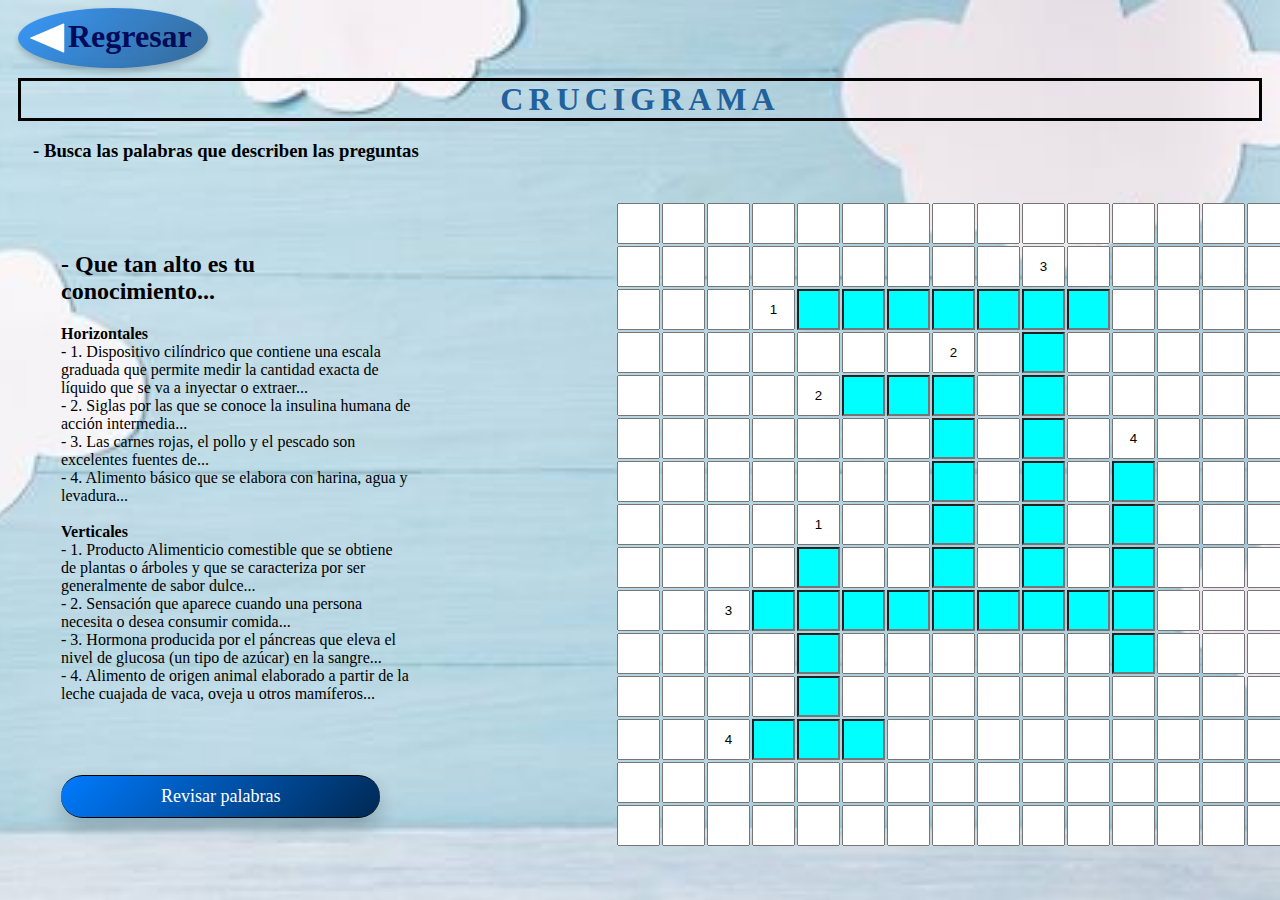
<file: niveles/3.html>
<!DOCTYPE html>
<html>
  <head>
    <meta charset="utf-8" />
    <meta http-equiv="X-UA-Compatible" content="IE=edge" />
    <title>CRUCIGRAMA</title>
    <meta name="viewport" content="width=device-width, initial-scale=1" />
    <link rel="stylesheet" href="/css/crucigrama.css" />
  </head>
  
  <body>
    <div class="col-md-12">
      
      <a href="/index.html">
        <div class="arrow-container">
          <div class="arrow"><h1 id="regresar">Regresar</h1></div>
        </div>
      </a>
        
        <h1 id="titulo">CRUCIGRAMA</h1>

      <table class="table1"> 
        <h3 style="margin-inline-start: 25px;">- Busca las palabras que describen las preguntas</h3><br />

        <tr>
          <td>
            <h2>- Que tan alto es tu conocimiento...</h2>
            <b>Horizontales</b><br />
            - 1. Dispositivo cilíndrico que contiene una escala graduada que permite 
            medir la cantidad exacta de líquido que se va a inyectar o extraer...<br />
            - 2. Siglas por las que se conoce la insulina humana de acción intermedia...<br />
            - 3. Las carnes rojas, el pollo y el pescado son excelentes fuentes de...<br />
            - 4. Alimento básico que se elabora con harina, agua y levadura...<br />
            <div id="mensaje"></div>
            <div id="mensaje1"></div>
            <br />
            <b>Verticales</b><br />
            - 1. Producto Alimenticio comestible que se obtiene de plantas o árboles 
            y que se caracteriza por ser generalmente de sabor dulce...<br />
            - 2. Sensación que aparece cuando una persona necesita o desea consumir comida...<br />
            - 3. Hormona producida por el páncreas que eleva el nivel de glucosa (un 
            tipo de azúcar) en la sangre...<br />
            - 4. Alimento de origen animal elaborado a partir de la leche cuajada de vaca, 
            oveja u otros mamíferos...<br />
            <br><br><br><br>
            <button onclick="verificar()">Revisar palabras</button>

          </td> 
          <td>
            <table class="table2">
              <tr>
                <td>
                  <input class="casilla" type="text" maxlength="1" id="fila1C1" />
                </td>
                <td>
                  <input class="casilla" type="text" maxlength="1" id="fila1C2" />
                </td>
                <td>
                  <input class="casilla" type="text" maxlength="1" id="fila1C3" />
                </td>
                <td>
                  <input class="casilla" type="text" maxlength="1" id="fila1C4" />
                </td>
                <td>
                  <input class="casilla" type="text" maxlength="1" id="fila1C5" />
                </td>
                <td>
                  <input class="casilla" type="text" maxlength="1" id="fila1C6" />
                </td>
                <td>
                  <input class="casilla" type="text" maxlength="1" id="fila1C7" />
                </td>
                <td>
                  <input class="casilla" type="text" maxlength="1" id="fila1C8" />
                </td>
                <td>
                  <input class="casilla" type="text" maxlength="1" id="fila1C9" />
                </td>
                <td>
                  <input class="casilla" type="text" maxlength="1" id="fila1C10" />
                </td>
                <td>
                  <input class="casilla" type="text" maxlength="1" id="fila1C11" />
                </td>
                <td>
                  <input class="casilla" type="text" maxlength="1" id="fila1C12" />
                </td>
                <td>
                  <input class="casilla" type="text" maxlength="1" id="fila1C13" />
                </td>
                <td>
                  <input class="casilla" type="text" maxlength="1" id="fila1C14" />
                </td>
                <td>
                  <input class="casilla" type="text" maxlength="1" id="fila1C15" />
                </td>
              </tr>
              <tr>
                <td>
                  <input class="casilla" type="text" maxlength="1" id="fila2C1" />
                </td>
                <td>
                  <input class="casilla" type="text" maxlength="1" id="fila2C2" />
                </td>
                <td>
                  <input class="casilla" type="text" maxlength="1" id="fila2C3" />
                </td>
                <td>
                  <input class="casilla" type="text" maxlength="1" id="fila2C4" />
                </td>
                <td>
                  <input class="casilla" type="text" maxlength="1" id="fila2C5" />
                </td>
                <td>
                  <input class="casilla" type="text" maxlength="1" id="fila2C6" />
                </td>
                <td>
                  <input class="casilla" type="text" maxlength="1" id="fila2C7" />
                </td>
                <td>
                  <input class="casilla" type="text" maxlength="1" id="fila2C8" />
                </td>
                <td>
                  <input class="casilla" type="text" maxlength="1" id="fila2C9" />
                </td>
                <td>
                  <input class="casilla" type="text" maxlength="1" id="fila2C10" />
                </td>
                <td>
                  <input class="casilla" type="text" maxlength="1" id="fila2C11" />
                </td>
                <td>
                  <input class="casilla" type="text" maxlength="1" id="fila2C12" />
                </td>
                <td>
                  <input class="casilla" type="text" maxlength="1" id="fila2C13" />
                </td>
                <td>
                  <input class="casilla" type="text" maxlength="1" id="fila2C14" />
                </td>
                <td>
                  <input class="casilla" type="text" maxlength="1" id="fila2C15" />
                </td>
              </tr>
              <tr>
                <td>
                  <input class="casilla" type="text" maxlength="1" id="fila3C1" />
                </td>
                <td>
                  <input class="casilla" type="text" maxlength="1" id="fila3C2" />
                </td>
                <td>
                  <input class="casilla" type="text" maxlength="1" id="fila3C3" />
                </td>
                <td>
                  <input class="casilla" type="text" maxlength="1" id="fila3C4" />
                </td>
                <td>
                  <input class="casilla" type="text" maxlength="1" id="fila3C5" />
                </td>
                <td>
                  <input class="casilla" type="text" maxlength="1" id="fila3C6" />
                </td>
                <td>
                  <input class="casilla" type="text" maxlength="1" id="fila3C7" />
                </td>
                <td>
                  <input class="casilla" type="text" maxlength="1" id="fila3C8" />
                </td>
                <td>
                  <input class="casilla" type="text" maxlength="1" id="fila3C9" />
                </td>
                <td>
                  <input class="casilla" type="text" maxlength="1" id="fila3C10" />
                </td>
                <td>
                  <input class="casilla" type="text" maxlength="1" id="fila3C11" />
                </td>
                <td>
                  <input class="casilla" type="text" maxlength="1" id="fila3C12" />
                </td>
                <td>
                  <input class="casilla" type="text" maxlength="1" id="fila3C13" />
                </td>
                <td>
                  <input class="casilla" type="text" maxlength="1" id="fila3C14" />
                </td>
                <td>
                  <input class="casilla" type="text" maxlength="1" id="fila3C15" />
                </td>
              </tr>
              <tr>
                <td>
                  <input class="casilla" type="text" maxlength="1" id="fila4C1" />
                </td>
                <td>
                  <input class="casilla" type="text" maxlength="1" id="fila4C2" />
                </td>
                <td>
                  <input class="casilla" type="text" maxlength="1" id="fila4C3" />
                </td>
                <td>
                  <input class="casilla" type="text" maxlength="1" id="fila4C4" />
                </td>
                <td>
                  <input class="casilla" type="text" maxlength="1" id="fila4C5" />
                </td>
                <td>
                  <input class="casilla" type="text" maxlength="1" id="fila4C6" />
                </td>
                <td>
                  <input class="casilla" type="text" maxlength="1" id="fila4C7" />
                </td>
                <td>
                  <input class="casilla" type="text" maxlength="1" id="fila4C8" />
                </td>
                <td>
                  <input class="casilla" type="text" maxlength="1" id="fila4C9" />
                </td>
                <td>
                  <input class="casilla" type="text" maxlength="1" id="fila4C10" />
                </td>
                <td>
                  <input class="casilla" type="text" maxlength="1" id="fila4C11" />
                </td>
                <td>
                  <input class="casilla" type="text" maxlength="1" id="fila4C12" />
                </td>
                <td>
                  <input class="casilla" type="text" maxlength="1" id="fila4C13" />
                </td>
                <td>
                  <input class="casilla" type="text" maxlength="1" id="fila4C14" />
                </td>
                <td>
                  <input class="casilla" type="text" maxlength="1" id="fila4C15" />
                </td>
              </tr>
              <tr>
                <td>
                  <input class="casilla" type="text" maxlength="1" id="fila5C1" />
                </td>
                <td>
                  <input class="casilla" type="text" maxlength="1" id="fila5C2" />
                </td>
                <td>
                  <input class="casilla" type="text" maxlength="1" id="fila5C3" />
                </td>
                <td>
                  <input class="casilla" type="text" maxlength="1" id="fila5C4" />
                </td>
                <td>
                  <input class="casilla" type="text" maxlength="1" id="fila5C5" />
                </td>
                <td>
                  <input class="casilla" type="text" maxlength="1" id="fila5C6" />
                </td>
                <td>
                  <input class="casilla" type="text" maxlength="1" id="fila5C7" />
                </td>
                <td>
                  <input class="casilla" type="text" maxlength="1" id="fila5C8" />
                </td>
                <td>
                  <input class="casilla" type="text" maxlength="1" id="fila5C9" />
                </td>
                <td>
                  <input class="casilla" type="text" maxlength="1" id="fila5C10" />
                </td>
                <td>
                  <input class="casilla" type="text" maxlength="1" id="fila5C11" />
                </td>
                <td>
                  <input class="casilla" type="text" maxlength="1" id="fila5C12" />
                </td>
                <td>
                  <input class="casilla" type="text" maxlength="1" id="fila5C13" />
                </td>
                <td>
                  <input class="casilla" type="text" maxlength="1" id="fila5C14" />
                </td>
                <td>
                  <input class="casilla" type="text" maxlength="1" id="fila5C15" />
                </td>
              </tr>
              <tr>
                <td>
                  <input class="casilla" type="text" maxlength="1" id="fila6C1" />
                </td>
                <td>
                  <input class="casilla" type="text" maxlength="1" id="fila6C2" />
                </td>
                <td>
                  <input class="casilla" type="text" maxlength="1" id="fila6C3" />
                </td>
                <td>
                  <input class="casilla" type="text" maxlength="1" id="fila6C4" />
                </td>
                <td>
                  <input class="casilla" type="text" maxlength="1" id="fila6C5" />
                </td>
                <td>
                  <input class="casilla" type="text" maxlength="1" id="fila6C6" />
                </td>
                <td>
                  <input class="casilla" type="text" maxlength="1" id="fila6C7" />
                </td>
                <td>
                  <input class="casilla" type="text" maxlength="1" id="fila6C8" />
                </td>
                <td>
                  <input class="casilla" type="text" maxlength="1" id="fila6C9" />
                </td>
                <td>
                  <input class="casilla" type="text" maxlength="1" id="fila6C10" />
                </td>
                <td>
                  <input class="casilla" type="text" maxlength="1" id="fila6C11" />
                </td>
                <td>
                  <input class="casilla" type="text" maxlength="1" id="fila6C12" />
                </td>
                <td>
                  <input class="casilla" type="text" maxlength="1" id="fila6C13" />
                </td>
                <td>
                  <input class="casilla" type="text" maxlength="1" id="fila6C14" />
                </td>
                <td>
                  <input class="casilla" type="text" maxlength="1" id="fila6C15" />
                </td>
              </tr>
              <tr>
                <td>
                  <input class="casilla" type="text" maxlength="1" id="fila7C1" />
                </td>
                <td>
                  <input class="casilla" type="text" maxlength="1" id="fila7C2" />
                </td>
                <td>
                  <input class="casilla" type="text" maxlength="1" id="fila7C3" />
                </td>
                <td>
                  <input class="casilla" type="text" maxlength="1" id="fila7C4" />
                </td>
                <td>
                  <input class="casilla" type="text" maxlength="1" id="fila7C5" />
                </td>
                <td>
                  <input class="casilla" type="text" maxlength="1" id="fila7C6" />
                </td>
                <td>
                  <input class="casilla" type="text" maxlength="1" id="fila7C7" />
                </td>
                <td>
                  <input class="casilla" type="text" maxlength="1" id="fila7C8" />
                </td>
                <td>
                  <input class="casilla" type="text" maxlength="1" id="fila7C9" />
                </td>
                <td>
                  <input class="casilla" type="text" maxlength="1" id="fila7C10" />
                </td>
                <td>
                  <input class="casilla" type="text" maxlength="1" id="fila7C11" />
                </td>
                <td>
                  <input class="casilla" type="text" maxlength="1" id="fila7C12" />
                </td>
                <td>
                  <input class="casilla" type="text" maxlength="1" id="fila7C13" />
                </td>
                <td>
                  <input class="casilla" type="text" maxlength="1" id="fila7C14" />
                </td>
                <td>
                  <input class="casilla" type="text" maxlength="1" id="fila7C15" />
                </td>
              </tr>
              <tr>
                <td>
                  <input class="casilla" type="text" maxlength="1" id="fila8C1" />
                </td>
                <td>
                  <input class="casilla" type="text" maxlength="1" id="fila8C2" />
                </td>
                <td>
                  <input class="casilla" type="text" maxlength="1" id="fila8C3" />
                </td>
                <td>
                  <input class="casilla" type="text" maxlength="1" id="fila8C4" />
                </td>
                <td>
                  <input class="casilla" type="text" maxlength="1" id="fila8C5" />
                </td>
                <td>
                  <input class="casilla" type="text" maxlength="1" id="fila8C6" />
                </td>
                <td>
                  <input class="casilla" type="text" maxlength="1" id="fila8C7" />
                </td>
                <td>
                  <input class="casilla" type="text" maxlength="1" id="fila8C8" />
                </td>
                <td>
                  <input class="casilla" type="text" maxlength="1" id="fila8C9" />
                </td>
                <td>
                  <input class="casilla" type="text" maxlength="1" id="fila8C10" />
                </td>
                <td>
                  <input class="casilla" type="text" maxlength="1" id="fila8C11" />
                </td>
                <td>
                  <input class="casilla" type="text" maxlength="1" id="fila8C12" />
                </td>
                <td>
                  <input class="casilla" type="text" maxlength="1" id="fila8C13" />
                </td>
                <td>
                  <input class="casilla" type="text" maxlength="1" id="fila8C14" />
                </td>
                <td>
                  <input class="casilla" type="text" maxlength="1" id="fila8C15" />
                </td>
              </tr>
              <tr>
                <td>
                  <input class="casilla" type="text" maxlength="1" id="fila9C1" />
                </td>
                <td>
                  <input class="casilla" type="text" maxlength="1" id="fila9C2" />
                </td>
                <td>
                  <input class="casilla" type="text" maxlength="1" id="fila9C3" />
                </td>
                <td>
                  <input class="casilla" type="text" maxlength="1" id="fila9C4" />
                </td>
                <td>
                  <input class="casilla" type="text" maxlength="1" id="fila9C5" />
                </td>
                <td>
                  <input class="casilla" type="text" maxlength="1" id="fila9C6" />
                </td>
                <td>
                  <input class="casilla" type="text" maxlength="1" id="fila9C7" />
                </td>
                <td>
                  <input class="casilla" type="text" maxlength="1" id="fila9C8" />
                </td>
                <td>
                  <input class="casilla" type="text" maxlength="1" id="fila9C9" />
                </td>
                <td>
                  <input class="casilla" type="text" maxlength="1" id="fila9C10" />
                </td>
                <td>
                  <input class="casilla" type="text" maxlength="1" id="fila9C11" />
                </td>
                <td>
                  <input class="casilla" type="text" maxlength="1" id="fila9C12" />
                </td>
                <td>
                  <input class="casilla" type="text" maxlength="1" id="fila9C13" />
                </td>
                <td>
                  <input class="casilla" type="text" maxlength="1" id="fila9C14" />
                </td>
                <td>
                  <input class="casilla" type="text" maxlength="1" id="fila9C15" />
                </td>
              </tr>
              <tr>
                <td>
                  <input class="casilla" type="text" maxlength="1" id="fila10C1" />
                </td>
                <td>
                  <input class="casilla" type="text" maxlength="1" id="fila10C2" />
                </td>
                <td>
                  <input class="casilla" type="text" maxlength="1" id="fila10C3" />
                </td>
                <td>
                  <input class="casilla" type="text" maxlength="1" id="fila10C4" />
                </td>
                <td>
                  <input class="casilla" type="text" maxlength="1" id="fila10C5" />
                </td>
                <td>
                  <input class="casilla" type="text" maxlength="1" id="fila10C6" />
                </td>
                <td>
                  <input class="casilla" type="text" maxlength="1" id="fila10C7" />
                </td>
                <td>
                  <input class="casilla" type="text" maxlength="1" id="fila10C8" />
                </td>
                <td>
                  <input class="casilla" type="text" maxlength="1" id="fila10C9" />
                </td>
                <td>
                  <input class="casilla" type="text" maxlength="1" id="fila10C10" />
                </td>
                <td>
                  <input class="casilla" type="text" maxlength="1" id="fila10C11" />
                </td>
                <td>
                  <input class="casilla" type="text" maxlength="1" id="fila10C12" />
                </td>
                <td>
                  <input class="casilla" type="text" maxlength="1" id="fila10C13" />
                </td>
                <td>
                  <input class="casilla" type="text" maxlength="1" id="fila10C14" />
                </td>
                <td>
                  <input class="casilla" type="text" maxlength="1" id="fila10C15" />
                </td>
              </tr>
              <tr>
                <td>
                  <input class="casilla" type="text" maxlength="1" id="fila11C1" />
                </td>
                <td>
                  <input class="casilla" type="text" maxlength="1" id="fila11C2" />
                </td>
                <td>
                  <input class="casilla" type="text" maxlength="1" id="fila11C3" />
                </td>
                <td>
                  <input class="casilla" type="text" maxlength="1" id="fila11C4" />
                </td>
                <td>
                  <input class="casilla" type="text" maxlength="1" id="fila11C5" />
                </td>
                <td>
                  <input class="casilla" type="text" maxlength="1" id="fila11C6" />
                </td>
                <td>
                  <input class="casilla" type="text" maxlength="1" id="fila11C7" />
                </td>
                <td>
                  <input class="casilla" type="text" maxlength="1" id="fila11C8" />
                </td>
                <td>
                  <input class="casilla" type="text" maxlength="1" id="fila11C9" />
                </td>
                <td>
                  <input class="casilla" type="text" maxlength="1" id="fila11C10" />
                </td>
                <td>
                  <input class="casilla" type="text" maxlength="1" id="fila11C11" />
                </td>
                <td>
                  <input class="casilla" type="text" maxlength="1" id="fila11C12" />
                </td>
                <td>
                  <input class="casilla" type="text" maxlength="1" id="fila11C13" />
                </td>
                <td>
                  <input class="casilla" type="text" maxlength="1" id="fila11C14" />
                </td>
                <td>
                  <input class="casilla" type="text" maxlength="1" id="fila11C15" />
                </td>
              </tr>
              <tr>
                <td>
                  <input class="casilla" type="text" maxlength="1" id="fila12C1" />
                </td>
                <td>
                  <input class="casilla" type="text" maxlength="1" id="fila12C2" />
                </td>
                <td>
                  <input class="casilla" type="text" maxlength="1" id="fila12C3" />
                </td>
                <td>
                  <input class="casilla" type="text" maxlength="1" id="fila12C4" />
                </td>
                <td>
                  <input class="casilla" type="text" maxlength="1" id="fila12C5" />
                </td>
                <td>
                  <input class="casilla" type="text" maxlength="1" id="fila12C6" />
                </td>
                <td>
                  <input class="casilla" type="text" maxlength="1" id="fila12C7" />
                </td>
                <td>
                  <input class="casilla" type="text" maxlength="1" id="fila12C8" />
                </td>
                <td>
                  <input class="casilla" type="text" maxlength="1" id="fila12C9" />
                </td>
                <td>
                  <input class="casilla" type="text" maxlength="1" id="fila12C10" />
                </td>
                <td>
                  <input class="casilla" type="text" maxlength="1" id="fila12C11" />
                </td>
                <td>
                  <input class="casilla" type="text" maxlength="1" id="fila12C12" />
                </td>
                <td>
                  <input class="casilla" type="text" maxlength="1" id="fila12C13" />
                </td>
                <td>
                  <input class="casilla" type="text" maxlength="1" id="fila12C14" />
                </td>
                <td>
                  <input class="casilla" type="text" maxlength="1" id="fila12C15" />
                </td>
              </tr>
              <tr>
                <td>
                  <input class="casilla" type="text" maxlength="1" id="fila13C1" />
                </td>
                <td>
                  <input class="casilla" type="text" maxlength="1" id="fila13C2" />
                </td>
                <td>
                  <input class="casilla" type="text" maxlength="1" id="fila13C3" />
                </td>
                <td>
                  <input class="casilla" type="text" maxlength="1" id="fila13C4" />
                </td>
                <td>
                  <input class="casilla" type="text" maxlength="1" id="fila13C5" />
                </td>
                <td>
                  <input class="casilla" type="text" maxlength="1" id="fila13C6" />
                </td>
                <td>
                  <input class="casilla" type="text" maxlength="1" id="fila13C7" />
                </td>
                <td>
                  <input class="casilla" type="text" maxlength="1" id="fila13C8" />
                </td>
                <td>
                  <input class="casilla" type="text" maxlength="1" id="fila13C9" />
                </td>
                <td>
                  <input class="casilla" type="text" maxlength="1" id="fila13C10" />
                </td>
                <td>
                  <input class="casilla" type="text" maxlength="1" id="fila13C11" />
                </td>
                <td>
                  <input class="casilla" type="text" maxlength="1" id="fila13C12" />
                </td>
                <td>
                  <input class="casilla" type="text" maxlength="1" id="fila13C13" />
                </td>
                <td>
                  <input class="casilla" type="text" maxlength="1" id="fila13C14" />
                </td>
                <td>
                  <input class="casilla" type="text" maxlength="1" id="fila13C15" />
                </td>
              </tr>
              <tr>
                <td>
                  <input class="casilla" type="text" maxlength="1" id="fila14C1" />
                </td>
                <td>
                  <input class="casilla" type="text" maxlength="1" id="fila14C2" />
                </td>
                <td>
                  <input class="casilla" type="text" maxlength="1" id="fila14C3" />
                </td>
                <td>
                  <input class="casilla" type="text" maxlength="1" id="fila14C4" />
                </td>
                <td>
                  <input class="casilla" type="text" maxlength="1" id="fila14C5" />
                </td>
                <td>
                  <input class="casilla" type="text" maxlength="1" id="fila14C6" />
                </td>
                <td>
                  <input class="casilla" type="text" maxlength="1" id="fila14C7" />
                </td>
                <td>
                  <input class="casilla" type="text" maxlength="1" id="fila14C8" />
                </td>
                <td>
                  <input class="casilla" type="text" maxlength="1" id="fila14C9" />
                </td>
                <td>
                  <input class="casilla" type="text" maxlength="1" id="fila14C10" />
                </td>
                <td>
                  <input class="casilla" type="text" maxlength="1" id="fila14C11" />
                </td>
                <td>
                  <input class="casilla" type="text" maxlength="1" id="fila14C12" />
                </td>
                <td>
                  <input class="casilla" type="text" maxlength="1" id="fila14C13" />
                </td>
                <td>
                  <input class="casilla" type="text" maxlength="1" id="fila14C14" />
                </td>
                <td>
                  <input class="casilla" type="text" maxlength="1" id="fila14C15" />
                </td>
              </tr>
              <tr>
                <td>
                  <input class="casilla" type="text" maxlength="1" id="fila15C1" />
                </td>
                <td>
                  <input class="casilla" type="text" maxlength="1" id="fila15C2" />
                </td>
                <td>
                  <input class="casilla" type="text" maxlength="1" id="fila15C3" />
                </td>
                <td>
                  <input class="casilla" type="text" maxlength="1" id="fila15C4" />
                </td>
                <td>
                  <input class="casilla" type="text" maxlength="1" id="fila15C5" />
                </td>
                <td>
                  <input class="casilla" type="text" maxlength="1" id="fila15C6" />
                </td>
                <td>
                  <input class="casilla" type="text" maxlength="1" id="fila15C7" />
                </td>
                <td>
                  <input class="casilla" type="text" maxlength="1" id="fila15C8" />
                </td>
                <td>
                  <input class="casilla" type="text" maxlength="1" id="fila15C9" />
                </td>
                <td>
                  <input class="casilla" type="text" maxlength="1" id="fila15C10" />
                </td>
                <td>
                  <input class="casilla" type="text" maxlength="1" id="fila15C11" />
                </td>
                <td>
                  <input class="casilla" type="text" maxlength="1" id="fila15C12" />
                </td>
                <td>
                  <input class="casilla" type="text" maxlength="1" id="fila15C13" />
                </td>
                <td>
                  <input class="casilla" type="text" maxlength="1" id="fila15C14" />
                </td>
                <td>
                  <input class="casilla" type="text" maxlength="1" id="fila15C15" />
                </td>
              </tr>
            </table>

          </td>
        </tr>
      </table>
      <tr>
      
    </tr>
    <script src="/js/3.js"></script>
    </div>
  </body>
</html>
</file>
<file: css/index.css>
#titulo {
    text-align: center;
    font-family:fantasy;
    letter-spacing: 5px;
    margin: 10px;
    border: solid;
    border-color: black;
    color: purple;
}
#subt {
    text-align: center;
}
body {
    background: url("/img/fondo1.jpg") no-repeat center center fixed;
    -webkit-background-size: cover;
    -moz-background-size: cover;
    -o-background-size: cover;
    background-size: cover;
    align-items: center;
}
h3 {
    text-align: center;
    font-family: Cambria, Cochin, Georgia, Times, 'Times New Roman', serif;
    color: rgb(34, 34, 34);
}
a {
    align-content: center;
}
#niveles{
    margin: 500px;
}
button {
    display: inline-block;
    padding: 10px 100px;
    font-size: 18px;
    background: linear-gradient(135deg, #007bff, #002852);
    color: #ffffff;
    border: none;
    cursor: pointer;
    border-radius: 25px;
    text-align: center;
    text-decoration: none;
    transition: background-color 0.3s;
    font-family: cursive;
    box-shadow: 0 10px 20px rgba(0, 0, 0, 0.2);
    border-block: 1px solid rgb(0, 0, 0);
}
</file>
<file: css/crucigrama.css>
#titulo {
    text-align: center;
    font-family:fantasy;
    letter-spacing: 5px;
    margin: 10px;
    border: solid;
    border-color: black;
    color: rgb(33, 97, 156);
}
    body {
        background: url("/img/fondo1.jpg") no-repeat center center fixed;
        -webkit-background-size: cover;
        -moz-background-size: cover;
        -o-background-size: cover;
        background-size: cover;
    }

    #mensaje1 {
        inline-size: 350px;
        color: rgb(0, 128, 0);
        text-align: center;
    }

    #mensaje {
        inline-size: 350px;
        color: rgb(128, 0, 0);
        text-align: center;
    }

    .col-md-12 {
        padding: 1 0 0 38%;
    }
    .casilla {
        inline-size: 35px;
        block-size: 35px;
        text-align: center;
    }
    .table1 {
        inline-size: 1200px;
        margin-inline-start: 50px;
    }

    .table2 {
        margin-inline-start: 200px;
    }

    .table2 td{
        padding: 0;
    }

    button {
        display: inline-block;
        padding: 10px 100px;
        font-size: 18px;
        background: linear-gradient(135deg, #007bff, #002852);
        color: #ffffff;
        border: none;
        cursor: pointer;
        border-radius: 25px;
        text-align: center;
        text-decoration: none;
        transition: background-color 0.3s;
        font-family: cursive;
        box-shadow: 0 10px 20px rgba(0, 0, 0, 0.2);
        border-block: 1px solid rgb(0, 0, 0);
    }

    @media (max-inline-size: 600px) {
        .col-md-12 {
            padding: 0 0 0 18%;
        }
    }
    
    .arrow-container {
        position: relative;
        inline-size: 1px;
        block-size: 60px;
    }
    
    .arrow {
        position: absolute;
        inline-size: 190px;
        block-size: 60px;
        background: linear-gradient(135deg, #007bffb6, #06427abe);
        border-radius: 50%;
        box-shadow: 0 4px 6px rgba(0, 0, 0, 0.2);
        transform: rotate(0deg);
        margin-inline-start: 10px ;
    }
    
    .arrow::before {
        content: "";
        position: absolute;
        inset-block-start: 50%;
        inset-inline-start: 15%;
        inline-size: 0px;
        block-size: 0px;
        border-block-start: 15px solid transparent;
        border-block-end: 15px solid transparent;
        border-inline-end: 35px solid #ffffff; /* Cambia el color de fondo aquí */
        background-color: linear-gradient(135deg, #007bff, #002752);
        border-radius: 5%;
        transform: translate(-50%, -50%);
        
    }
    
    #regresar {
        margin-block-start: 10px;
        margin-inline-start: 50px;
        color:rgb(2, 11, 88);
    }
</file>
